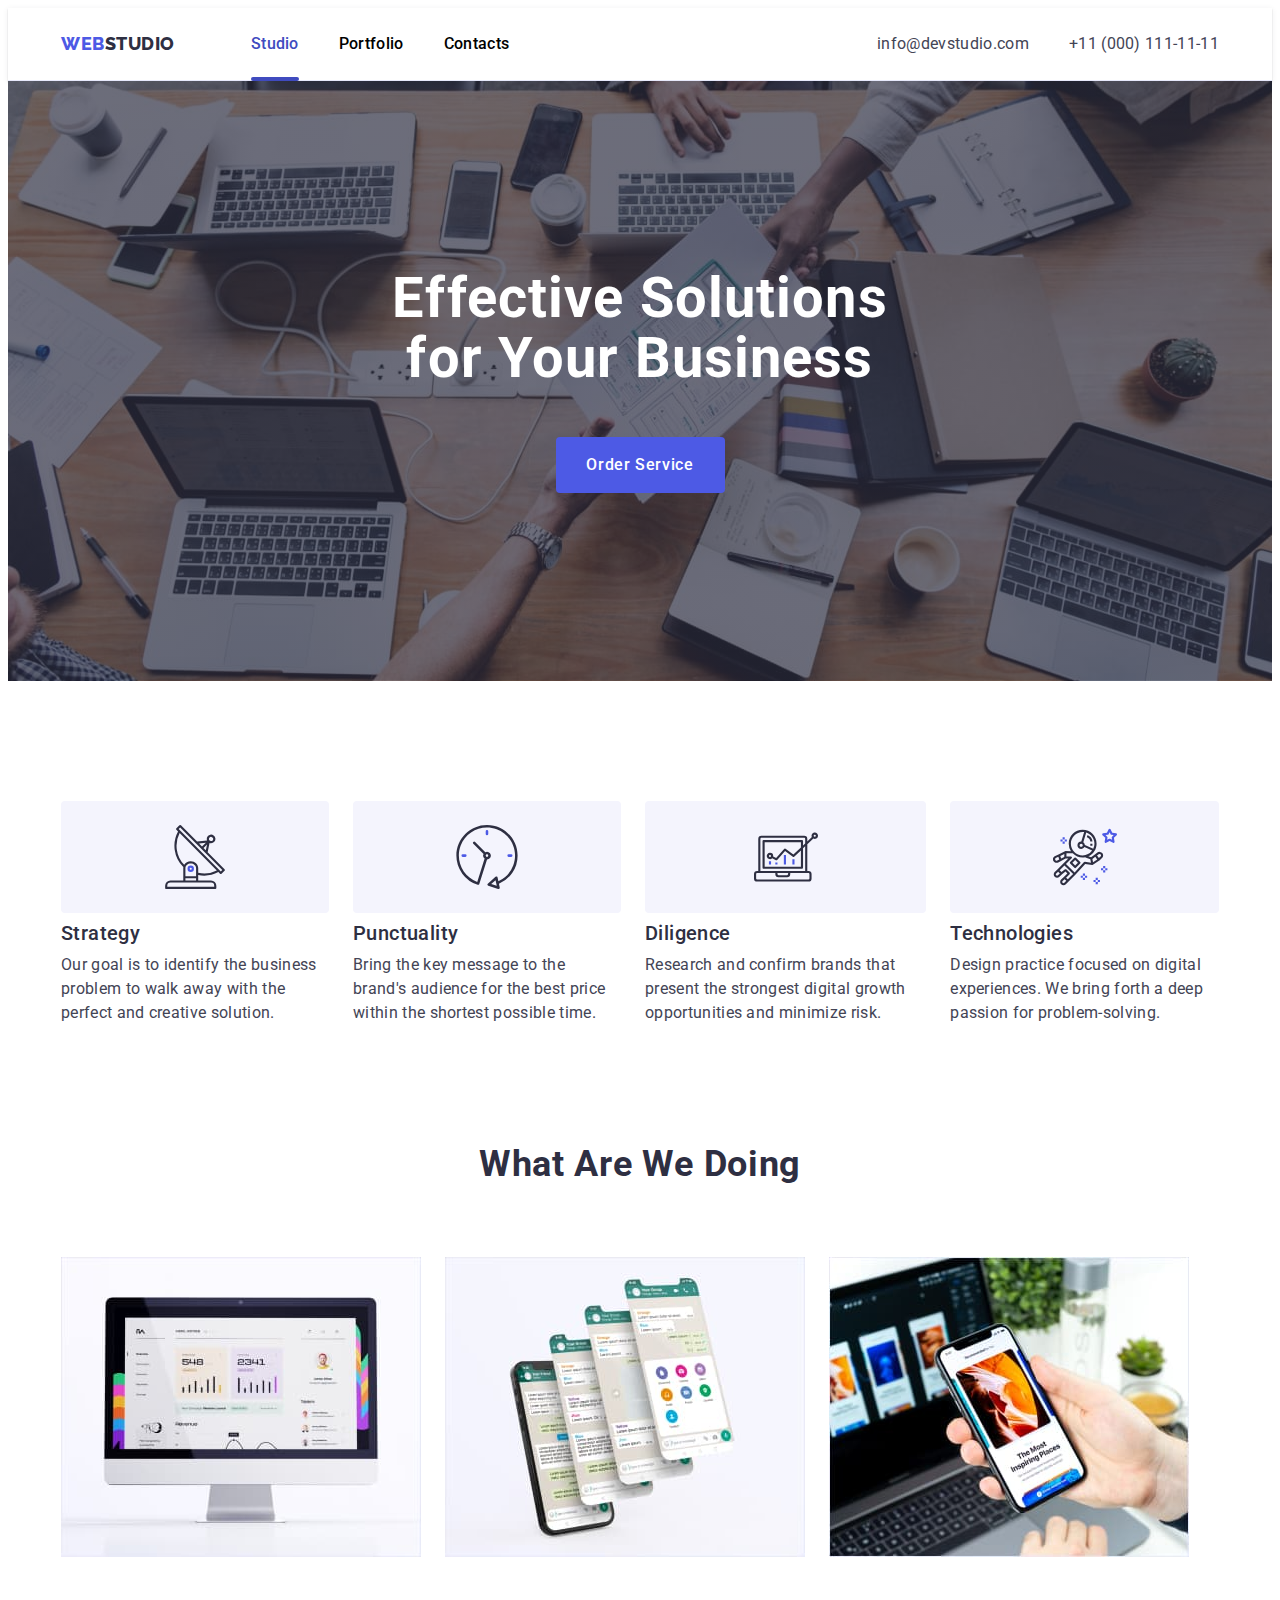
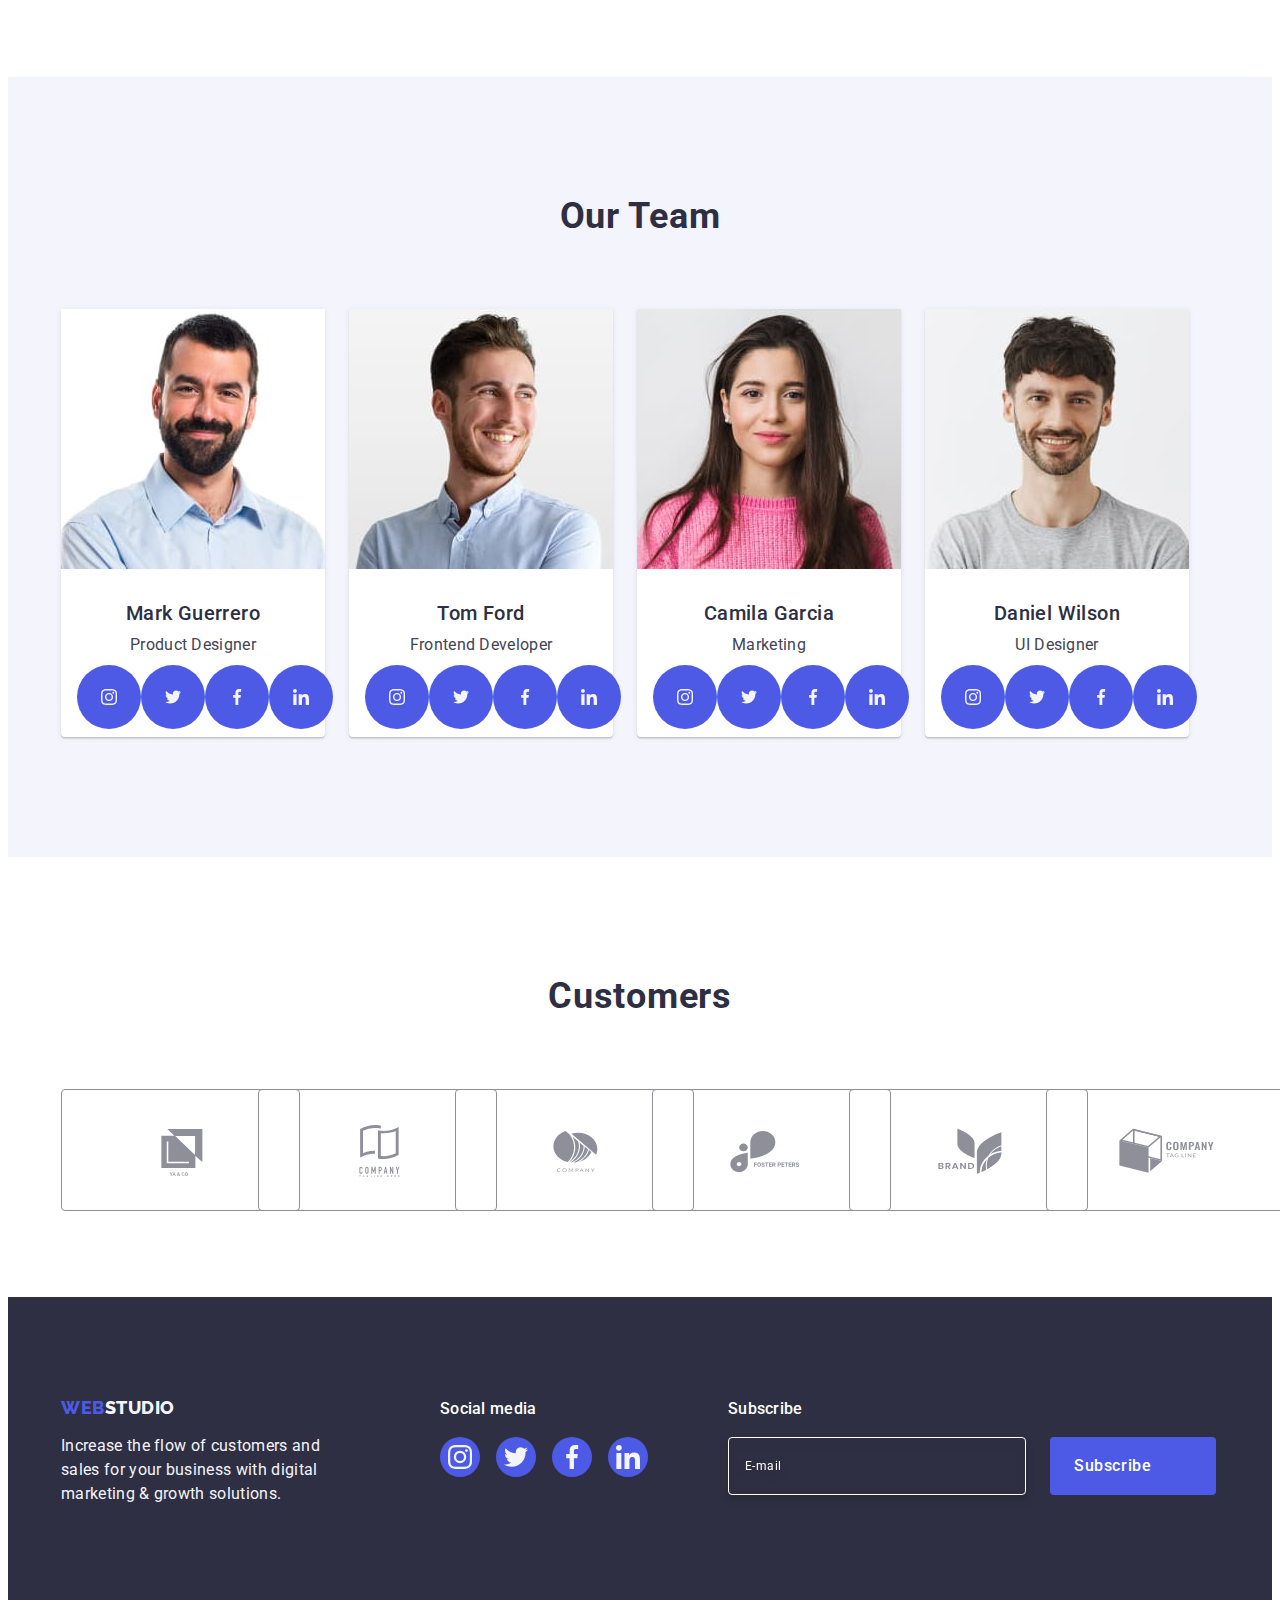
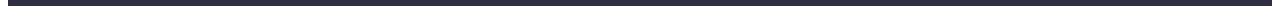
<file: index.html>
<!DOCTYPE html>
<html lang="en">
  <head>
    <meta charset="UTF-8" />
    <meta http-equiv="X-UA-Compatible" content="IE=edge" />
    <meta name="viewport" content="width=device-width, initial-scale=1.0" />
    <link rel="preconnect" href="https://fonts.googleapis.com" />
    <link rel="preconnect" href="https://fonts.gstatic.com" crossorigin />
    <link
      href="https://fonts.googleapis.com/css2?family=Raleway:wght@800&family=Roboto:wght@400;500;700;900&display=swap"
      rel="stylesheet"
    />
    <title>WebSTUDIO</title>
    <link
      rel="stylesheet"
      href="https://cdnjs.cloudflare.com/ajax/libs/modern-normalize/2.0.0/modern-normalize.min.css"
      integrity="sha512-4xo8blKMVCiXpTaLzQSLSw3KFOVPWhm/TRtuPVc4WG6kUgjH6J03IBuG7JZPkcWMxJ5huwaBpOpnwYElP/m6wg=="
      crossorigin="anonymous"
      referrerpolicy="no-referrer"
    />
    <link rel="stylesheet" href="./css/style.css" />
  </head>
  <body>
    <header class="header">
      <div class="container header-container">
        <nav class="header-nav">
          <a href="./index.html" class="header-logo link"
            >Web<span class="studio">Studio</span>
          </a>
          <ul class="header-menu list">
            <li class="menu-item">
              <a class="menu-item-link link active" href="./index.html"
                >Studio</a
              >
            </li>
            <li class="menu-item">
              <a class="menu-item-link link" href="./portfolio.html"
                >Portfolio</a
              >
            </li>
            <li class="menu-item">
              <a class="menu-item-link link" href="">Contacts</a>
            </li>
          </ul>
        </nav>

        <address class="contacts">
          <ul class="contacts-list list">
            <li>
              <a
                class="contacts-list-item link"
                href="mailto:info@devstudio.com"
                target="_blank"
                rel="noopener noreferrer"
                >info@devstudio.com
              </a>
            </li>
            <li>
              <a class="contacts-list-item link" href="tel:+110001111111"
                >+11 (000) 111-11-11
              </a>
            </li>
          </ul>
        </address>
      </div>
    </header>
    <main class="menu">
      <section class="hero">
        <div class="container hero-container">
          <h1 class="hero-title">Effective Solutions for Your Business</h1>
          <button class="hero-btn" type="button" data-modal-open>
            Order Service
          </button>
        </div>
      </section>
      <section class="power">
        <div class="container">
          <h2 class="power-title-hidden visually-hidden">
            Unleashing Success: Harnessing the Power of Strategy, Punctuality,
            Diligence, and Technologies
          </h2>

          <ul class="power-list list">
            <li class="power-list-item">
              <div class="svg-box">
                <svg class="power-list-icon" width="64" height="64">
                  <use href="./images/icons.svg#icon-antenna"></use>
                </svg>
              </div>
              <h3 class="power-list-title">Strategy</h3>
              <p class="power-text">
                Our goal is to identify the business problem to walk away with
                the perfect and creative solution.
              </p>
            </li>
            <li class="power-list-item">
              <div class="svg-box">
                <svg class="power-list-icon" width="64" height="64">
                  <use href="./images/icons.svg#icon-clock"></use>
                </svg>
              </div>
              <h3 class="power-list-title">Punctuality</h3>
              <p class="power-text">
                Bring the key message to the brand's audience for the best price
                within the shortest possible time.
              </p>
            </li>
            <li class="power-list-item">
              <div class="svg-box">
                <svg class="power-list-icon" width="64" height="64">
                  <use href="./images/icons.svg#icon-diagram"></use>
                </svg>
              </div>
              <h3 class="power-list-title">Diligence</h3>
              <p class="power-text">
                Research and confirm brands that present the strongest digital
                growth opportunities and minimize risk.
              </p>
            </li>
            <li class="power-list-item">
              <div class="svg-box">
                <svg class="power-list-icon" width="64" height="64">
                  <use href="./images/icons.svg#icon-astronaut"></use>
                </svg>
              </div>
              <h3 class="power-list-title">Technologies</h3>
              <p class="power-text">
                Design practice focused on digital experiences. We bring forth a
                deep passion for problem-solving.
              </p>
            </li>
          </ul>
        </div>
      </section>
      <section class="actions">
        <div class="container">
          <h2 class="actions-title">What are we doing</h2>

          <ul class="actions-list list">
            <li class="actions-list-item">
              <img
                src="./images/img-1.jpg"
                alt="computer sites"
                width="360"
                height="300"
              />
            </li>
            <li class="actions-list-item">
              <img
                src="./images/img-2.jpg"
                alt="mobile sites"
                width="360"
                height="300"
              />
            </li>
            <li class="actions-list-item">
              <img
                src="./images/img-3.jpg"
                alt="adaptive sites"
                width="360"
                height="300"
              />
            </li>
          </ul>
        </div>
      </section>
      <section class="team">
        <div class="container team-container">
          <h2 class="team-title">Our Team</h2>

          <ul class="team-list list">
            <li class="team-list-item">
              <img
                src="./images/person-1.jpg"
                alt="Mark Guerrero"
                width="264"
                height="260"
              />
              <div class="info-person">
                <h3 class="team-name">Mark Guerrero</h3>
                <p class="team-profession">Product Designer</p>
                <ul class="social-person list">
                  <li class="social-item">
                    <a
                      href=""
                      class="social-link link"
                      target="_blank"
                      rel="noopener noreferrer"
                    >
                      <svg class="social-icon" width="16" height="16">
                        <use href="./images/icons.svg#icon-instagram"></use>
                      </svg>
                    </a>
                  </li>
                  <li class="social-item">
                    <a
                      href=""
                      class="social-link link"
                      target="_blank"
                      rel="noopener noreferrer"
                    >
                      <svg class="social-icon" width="16" height="16">
                        <use href="./images/icons.svg#icon-twitter"></use>
                      </svg>
                    </a>
                  </li>
                  <li class="social-item">
                    <a
                      href=""
                      class="social-link link"
                      target="_blank"
                      rel="noopener noreferrer"
                    >
                      <svg class="social-icon" width="16" height="16">
                        <use href="./images/icons.svg#icon-facebook"></use>
                      </svg>
                    </a>
                  </li>
                  <li class="social-item">
                    <a
                      href=""
                      class="social-link link"
                      target="_blank"
                      rel="noopener noreferrer"
                    >
                      <svg class="social-icon" width="16" height="16">
                        <use href="./images/icons.svg#icon-linkedin"></use>
                      </svg>
                    </a>
                  </li>
                </ul>
              </div>
            </li>
            <li class="team-list-item">
              <img
                src="./images/person-2.jpg"
                alt="Tom Ford"
                width="264"
                height="260"
              />
              <div class="info-person">
                <h3 class="team-name">Tom Ford</h3>
                <p class="team-profession">Frontend Developer</p>
                <ul class="social-person list">
                  <li class="social-item">
                    <a
                      href=""
                      class="social-link link"
                      target="_blank"
                      rel="noopener noreferrer"
                    >
                      <svg class="social-icon" width="16" height="16">
                        <use href="./images/icons.svg#icon-instagram"></use>
                      </svg>
                    </a>
                  </li>
                  <li class="social-item">
                    <a
                      href=""
                      class="social-link link"
                      target="_blank"
                      rel="noopener noreferrer"
                    >
                      <svg class="social-icon" width="16" height="16">
                        <use href="./images/icons.svg#icon-twitter"></use>
                      </svg>
                    </a>
                  </li>
                  <li class="social-item">
                    <a
                      href=""
                      class="social-link link"
                      target="_blank"
                      rel="noopener noreferrer"
                    >
                      <svg class="social-icon" width="16" height="16">
                        <use href="./images/icons.svg#icon-facebook"></use>
                      </svg>
                    </a>
                  </li>
                  <li class="social-item">
                    <a
                      href=""
                      class="social-link link"
                      target="_blank"
                      rel="noopener noreferrer"
                    >
                      <svg class="social-icon" width="16" height="16">
                        <use href="./images/icons.svg#icon-linkedin"></use>
                      </svg>
                    </a>
                  </li>
                </ul>
              </div>
            </li>
            <li class="team-list-item">
              <img
                src="./images/person-3.jpg"
                alt="Camila Garcia"
                width="264"
                height="260"
              />
              <div class="info-person">
                <h3 class="team-name">Camila Garcia</h3>
                <p class="team-profession">Marketing</p>
                <ul class="social-person list">
                  <li class="social-item">
                    <a
                      href=""
                      class="social-link link"
                      target="_blank"
                      rel="noopener noreferrer"
                    >
                      <svg class="social-icon" width="16" height="16">
                        <use href="./images/icons.svg#icon-instagram"></use>
                      </svg>
                    </a>
                  </li>
                  <li class="social-item">
                    <a
                      href=""
                      class="social-link link"
                      target="_blank"
                      rel="noopener noreferrer"
                    >
                      <svg class="social-icon" width="16" height="16">
                        <use href="./images/icons.svg#icon-twitter"></use>
                      </svg>
                    </a>
                  </li>
                  <li class="social-item">
                    <a
                      href=""
                      class="social-link link"
                      target="_blank"
                      rel="noopener noreferrer"
                    >
                      <svg class="social-icon" width="16" height="16">
                        <use href="./images/icons.svg#icon-facebook"></use>
                      </svg>
                    </a>
                  </li>
                  <li class="social-item">
                    <a
                      href=""
                      class="social-link link"
                      target="_blank"
                      rel="noopener noreferrer"
                    >
                      <svg class="social-icon" width="16" height="16">
                        <use href="./images/icons.svg#icon-linkedin"></use>
                      </svg>
                    </a>
                  </li>
                </ul>
              </div>
            </li>
            <li class="team-list-item">
              <img
                src="./images/person-4.jpg"
                alt="Daniel Wilson"
                width="264"
                height="260"
              />
              <div class="info-person">
                <h3 class="team-name">Daniel Wilson</h3>
                <p class="team-profession">UI Designer</p>
                <ul class="social-person list">
                  <li class="social-item">
                    <a
                      href=""
                      class="social-link link"
                      target="_blank"
                      rel="noopener noreferrer"
                    >
                      <svg class="social-icon" width="16" height="16">
                        <use href="./images/icons.svg#icon-instagram"></use>
                      </svg>
                    </a>
                  </li>
                  <li class="social-item">
                    <a
                      href=""
                      class="social-link link"
                      target="_blank"
                      rel="noopener noreferrer"
                    >
                      <svg class="social-icon" width="16" height="16">
                        <use href="./images/icons.svg#icon-twitter"></use>
                      </svg>
                    </a>
                  </li>
                  <li class="social-item">
                    <a
                      href=""
                      class="social-link link"
                      target="_blank"
                      rel="noopener noreferrer"
                    >
                      <svg class="social-icon" width="16" height="16">
                        <use href="./images/icons.svg#icon-facebook"></use>
                      </svg>
                    </a>
                  </li>
                  <li class="social-item">
                    <a
                      href=""
                      class="social-link link"
                      target="_blank"
                      rel="noopener noreferrer"
                    >
                      <svg class="social-icon" width="16" height="16">
                        <use href="./images/icons.svg#icon-linkedin"></use>
                      </svg>
                    </a>
                  </li>
                </ul>
              </div>
            </li>
          </ul>
        </div>
      </section>
      <section class="customers">
        <div class="container">
          <h2 class="customers-title team-title">Customers</h2>
          <ul class="customers-list list">
            <li class="customers-list-item">
              <a class="customers-item-link link" href="">
                <svg class="customers-icon" width="104" height="56">
                  <use href="./images/icons.svg#icon-logo"></use>
                </svg>
              </a>
            </li>
            <li class="customers-list-item">
              <a class="customers-item-link link" href="">
                <svg class="customers-icon" width="104" height="56">
                  <use href="./images/icons.svg#icon-logo-1"></use>
                </svg>
              </a>
            </li>
            <li class="customers-list-item">
              <a class="customers-item-link link" href="">
                <svg class="customers-icon" width="104" height="56">
                  <use href="./images/icons.svg#icon-logo-2"></use>
                </svg>
              </a>
            </li>
            <li class="customers-list-item">
              <a class="customers-item-link link" href="">
                <svg class="customers-icon" width="104" height="56">
                  <use href="./images/icons.svg#icon-logo-3"></use>
                </svg>
              </a>
            </li>
            <li class="customers-list-item">
              <a class="customers-item-link link" href="">
                <svg class="customers-icon" width="104" height="56">
                  <use href="./images/icons.svg#icon-logo-4"></use>
                </svg>
              </a>
            </li>
            <li class="customers-list-item">
              <a class="customers-item-link link" href="">
                <svg class="customers-icon" width="104" height="56">
                  <use href="./images/icons.svg#icon-logo-6"></use>
                </svg>
              </a>
            </li>
          </ul>
        </div>
      </section>
    </main>
    <footer class="footer">
      <div class="container footer-container">
        <div class="info-box">
          <a href="./index.html" class="footer-logo link"
            >Web<span class="studio">Studio</span></a
          >
          <p class="footer-text">
            Increase the flow of customers and<br />
            sales for your business with digital<br />
            marketing & growth solutions.
          </p>
        </div>

        <div class="soc-box">
          <p class="title-social">Social media</p>
          <ul class="social-person list">
            <li class="social-item">
              <a
                href=""
                class="social-link link soc-hover"
                target="_blank"
                rel="noopener noreferrer"
              >
                <svg class="social-icon" width="24" height="24">
                  <use href="./images/icons.svg#icon-instagram"></use>
                </svg>
              </a>
            </li>
            <li class="social-item">
              <a
                href=""
                class="social-link link soc-hover"
                target="_blank"
                rel="noopener noreferrer"
              >
                <svg class="social-icon" width="24" height="24">
                  <use href="./images/icons.svg#icon-twitter"></use>
                </svg>
              </a>
            </li>
            <li class="social-item">
              <a
                href=""
                class="social-link link soc-hover"
                target="_blank"
                rel="noopener noreferrer"
              >
                <svg class="social-icon" width="24" height="24">
                  <use href="./images/icons.svg#icon-facebook"></use>
                </svg>
              </a>
            </li>
            <li class="social-item">
              <a
                href=""
                class="social-link link soc-hover"
                target="_blank"
                rel="noopener noreferrer"
              >
                <svg class="social-icon" width="24" height="24">
                  <use href="./images/icons.svg#icon-linkedin"></use>
                </svg>
              </a>
            </li>
          </ul>
        </div>

        <div class="subscribe">
          <p class="title-social">Subscribe</p>
          <form class="form-footer">
            <label class="box-subscribe">
              <input
                class="footer-input"
                type="email"
                name="user-email"
                placeholder="E-mail"
              />
            </label>
            <button type="submit" class="btn-subscribe">
              Subscribe
              <svg class="icon-subscribe" width="24" height="24">
                <use href="./images/icons.svg#icon-frame"></use>
              </svg>
            </button>
          </form>
        </div>
      </div>
    </footer>

    <div class="box-modal is-hidden" data-modal>
      <div class="modal">
        <button type="button" class="btn-close" data-modal-close>
          <svg class="icon-close" width="8" height="8">
            <use href="./images/icons.svg#icon-close"></use>
          </svg>
        </button>
        <p class="group-title">Leave your contacts and we will call you back</p>
        <form class="form" name="form-contacts">
          <div class="modal-box">
            <label class="form-label" for="user-name"> Name </label>
            <div class="box-input">
              <input
                class="form-input"
                type="text"
                name="user-name"
                id="user-name"
                placeholder=""
              />
              <svg class="icon-form-modal" width="18" height="24">
                <use href="./images/icons.svg#icon-person"></use>
              </svg>
            </div>
          </div>

          <div class="modal-box">
            <label class="form-label" for="user_phone_number"> Phone </label>
            <div class="box-input">
              <input
                class="form-input"
                type="tel"
                name="user_phone_number"
                id="user_phone_number"
                placeholder=""
              />
              <svg class="icon-form-modal" width="18" height="24">
                <use href="./images/icons.svg#icon-phone"></use>
              </svg>
            </div>
          </div>

          <div class="modal-box">
            <label class="form-label" for="user_email"> Email </label>
            <div class="box-input">
              <input
                class="form-input"
                type="email"
                name="user_email"
                id="user_email"
                placeholder=""
              />
              <svg class="icon-form-modal" width="18" height="24">
                <use href="./images/icons.svg#icon-email"></use>
              </svg>
            </div>
          </div>

          <div class="modal-box comment">
            <label class="form-label" for="user-comment"> Comment </label>
            <textarea
              class="form-input input-textarea"
              name="user-comment"
              id="user-comment"
              placeholder="Text input"
            ></textarea>
          </div>

          <div class="box-checkbox">
            <input
              type="checkbox"
              name="user-privacy"
              id="user-privacy"
              class="input-check visually-hidden"
              value="true"
            />
            <label class="form-checkbox" for="user-privacy">
              <span class="icon-check">
                <svg class="icon-checkbox" width="10" height="8">
                  <use href="./images/icons.svg#icon-click"></use>
                </svg>
              </span>
              I accept the terms and conditions of the
              <a
                href=""
                class="link-privacy"
                target="_blank"
                rel="noopener noreferrer"
                >Privacy Policy</a
              >
            </label>
          </div>

          <button class="form-button" type="submit">Send</button>
        </form>
      </div>
    </div>

    <script src="./js/modal.js"></script>
  </body>
</html>
</file>
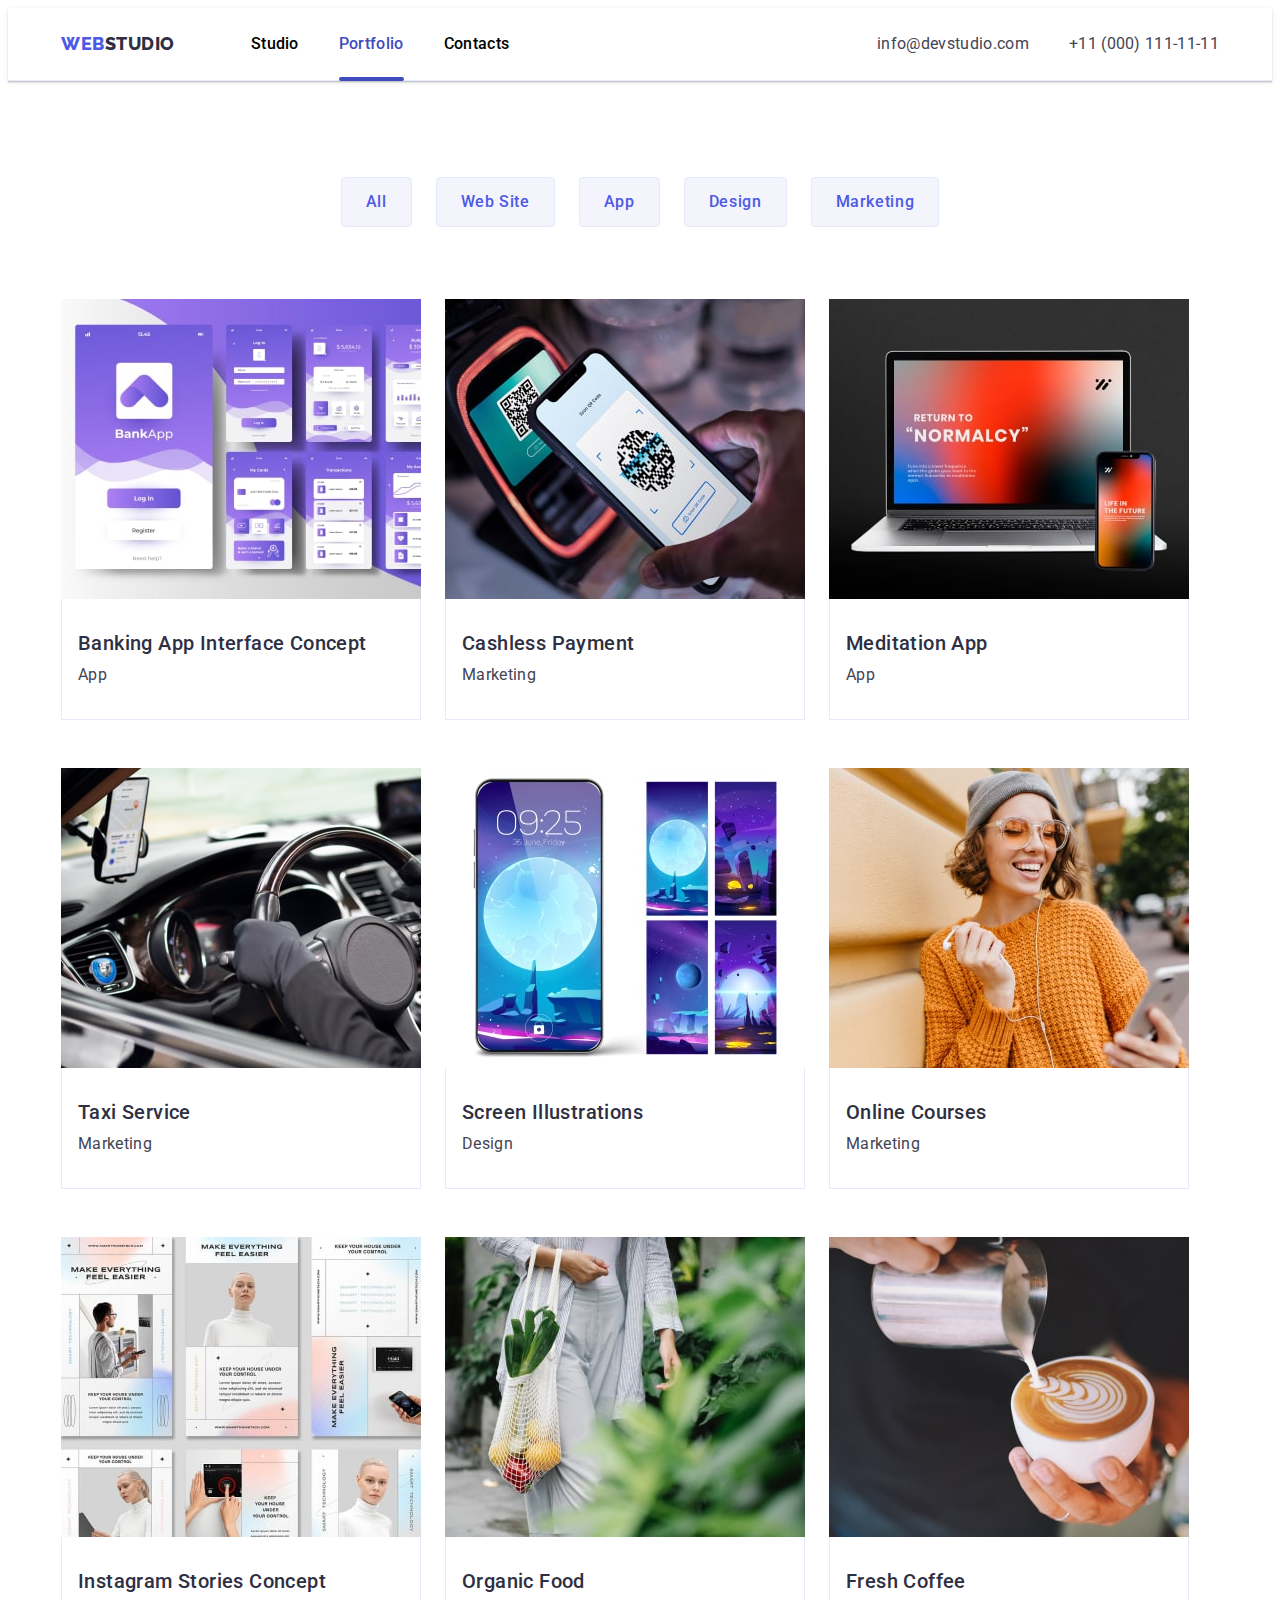
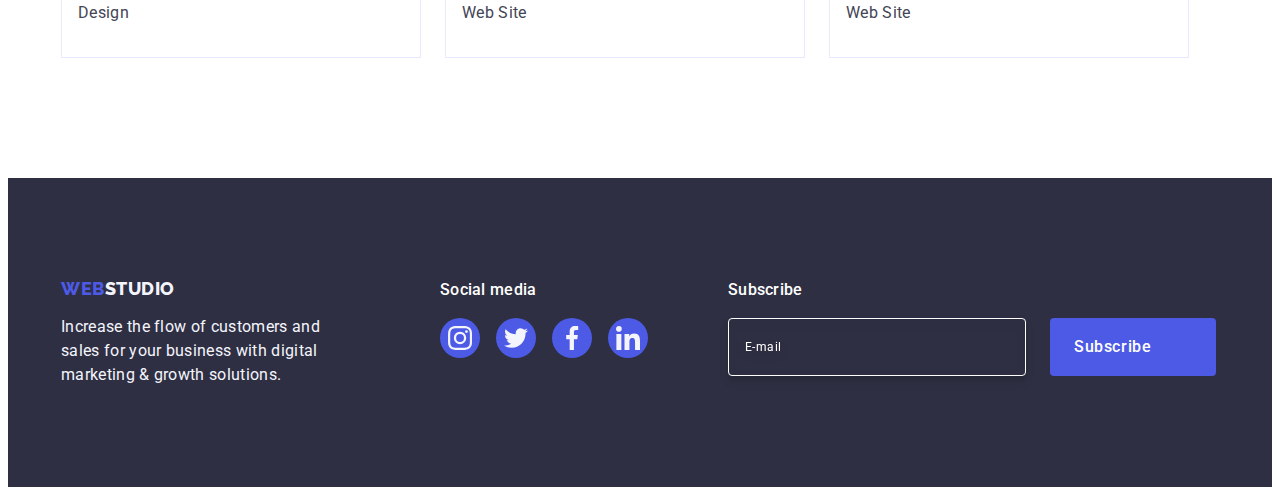
<file: portfolio.html>
<!DOCTYPE html>
<html lang="en">
  <head>
    <meta charset="UTF-8" />
    <meta http-equiv="X-UA-Compatible" content="IE=edge" />
    <meta name="viewport" content="width=device-width, initial-scale=1.0" />
    <link rel="preconnect" href="https://fonts.googleapis.com" />
    <link rel="preconnect" href="https://fonts.gstatic.com" crossorigin />
    <link
      href="https://fonts.googleapis.com/css2?family=Raleway:wght@800&family=Roboto:wght@400;500;700;900&display=swap"
      rel="stylesheet"
    />
    <title>WebSTUDIO</title>
    <link
      rel="stylesheet"
      href="https://cdnjs.cloudflare.com/ajax/libs/modern-normalize/2.0.0/modern-normalize.min.css"
      integrity="sha512-4xo8blKMVCiXpTaLzQSLSw3KFOVPWhm/TRtuPVc4WG6kUgjH6J03IBuG7JZPkcWMxJ5huwaBpOpnwYElP/m6wg=="
      crossorigin="anonymous"
      referrerpolicy="no-referrer"
    />
    <link rel="stylesheet" href="./css/style.css" />
  </head>
  <body>
    <header class="header">
      <div class="container header-container">
        <nav class="header-nav">
          <a href="./index.html" class="header-logo link"
            >Web<span class="studio">Studio</span></a
          >
          <ul class="header-menu list">
            <li class="menu-item">
              <a class="menu-item-link link" href="./index.html">Studio</a>
            </li>
            <li class="menu-item">
              <a class="menu-item-link link active" href="./portfolio.html"
                >Portfolio</a
              >
            </li>
            <li class="menu-item">
              <a class="menu-item-link link" href="">Contacts</a>
            </li>
          </ul>
        </nav>

        <address class="contacts">
          <ul class="contacts-list list">
            <li>
              <a
                class="contacts-list-item link"
                href="mailto:info@devstudio.com"
                target="_blank"
                rel="noopener noreferrer"
                >info@devstudio.com
              </a>
            </li>
            <li>
              <a class="contacts-list-item link" href="tel:+110001111111"
                >+11 (000) 111-11-11
              </a>
            </li>
          </ul>
        </address>
      </div>
    </header>
    <main class="menu">
      <section class="portfolio">
        <div class="container">
          <h1 class="portfolio-title-hidden visually-hidden">
            Portfolio WebSTUDIO
          </h1>

          <ul class="portfolio-list-nav list">
            <li class="nav-item-portf">
              <button class="button" type="button">All</button>
            </li>
            <li class="nav-item-portf">
              <button class="button" type="button">Web Site</button>
            </li>
            <li class="nav-item-portf">
              <button class="button" type="button">App</button>
            </li>
            <li class="nav-item-portf">
              <button class="button" type="button">Design</button>
            </li>
            <li class="nav-item-portf">
              <button class="button" type="button">Marketing</button>
            </li>
          </ul>

          <ul class="portfolio-list list">
            <li class="portfolio-item">
              <a href="" class="card link">
                <div class="img-overlay-box">
                  <img
                    src="./images/img1-min.jpg"
                    alt="App images"
                    width="360"
                    height="300"
                  />
                  <p class="overlay-content">
                    14 Stylish and User-Friendly App Design Concepts · Task
                    Manager App · Calorie Tracker App · Exotic Fruit Ecommerce
                    App · Cloud Storage App
                  </p>
                </div>
                <div class="addition-portfolio">
                  <h2 class="portfolio-title">Banking App Interface Concept</h2>
                  <p class="portfolio-text">App</p>
                </div>
              </a>
            </li>
            <li class="portfolio-item">
              <a href="" class="card link">
                <div class="img-overlay-box">
                  <img
                    src="./images/img2-min.jpg"
                    alt="Marketing images"
                    width="360"
                    height="300"
                  />
                  <p class="overlay-content">
                    14 Stylish and User-Friendly App Design Concepts · Task
                    Manager App · Calorie Tracker App · Exotic Fruit Ecommerce
                    App · Cloud Storage App
                  </p>
                </div>
                <div class="addition-portfolio">
                  <h2 class="portfolio-title">Cashless Payment</h2>
                  <p class="portfolio-text">Marketing</p>
                </div>
              </a>
            </li>
            <li class="portfolio-item">
              <a href="" class="card link">
                <div class="img-overlay-box">
                  <img
                    src="./images/img3-min.jpg"
                    alt="App images"
                    width="360"
                    height="300"
                  />
                  <p class="overlay-content">
                    14 Stylish and User-Friendly App Design Concepts · Task
                    Manager App · Calorie Tracker App · Exotic Fruit Ecommerce
                    App · Cloud Storage App
                  </p>
                </div>
                <div class="addition-portfolio">
                  <h2 class="portfolio-title">Meditation App</h2>
                  <p class="portfolio-text">App</p>
                </div>
              </a>
            </li>
            <li class="portfolio-item">
              <a href="" class="card link">
                <div class="img-overlay-box">
                  <img
                    src="./images/img4-min.jpg"
                    alt="Marketing images"
                    width="360"
                    height="300"
                  />
                  <p class="overlay-content">
                    14 Stylish and User-Friendly App Design Concepts · Task
                    Manager App · Calorie Tracker App · Exotic Fruit Ecommerce
                    App · Cloud Storage App
                  </p>
                </div>
                <div class="addition-portfolio">
                  <h2 class="portfolio-title">Taxi Service</h2>
                  <p class="portfolio-text">Marketing</p>
                </div>
              </a>
            </li>
            <li class="portfolio-item">
              <a href="" class="card link">
                <div class="img-overlay-box">
                  <img
                    src="./images/img5-min.jpg"
                    alt="Design images"
                    width="360"
                    height="300"
                  />
                  <p class="overlay-content">
                    14 Stylish and User-Friendly App Design Concepts · Task
                    Manager App · Calorie Tracker App · Exotic Fruit Ecommerce
                    App · Cloud Storage App
                  </p>
                </div>
                <div class="addition-portfolio">
                  <h2 class="portfolio-title">Screen Illustrations</h2>
                  <p class="portfolio-text">Design</p>
                </div>
              </a>
            </li>
            <li class="portfolio-item">
              <a href="" class="card link">
                <div class="img-overlay-box">
                  <img
                    src="./images/img6-min.jpg"
                    alt="Marketing images"
                    width="360"
                    height="300"
                  />
                  <p class="overlay-content">
                    14 Stylish and User-Friendly App Design Concepts · Task
                    Manager App · Calorie Tracker App · Exotic Fruit Ecommerce
                    App · Cloud Storage App
                  </p>
                </div>
                <div class="addition-portfolio">
                  <h2 class="portfolio-title">Online Courses</h2>
                  <p class="portfolio-text">Marketing</p>
                </div>
              </a>
            </li>
            <li class="portfolio-item">
              <a href="" class="card link">
                <div class="img-overlay-box">
                  <img
                    src="./images/img7-min.jpg"
                    alt="Design images"
                    width="360"
                    height="300"
                  />
                  <p class="overlay-content">
                    14 Stylish and User-Friendly App Design Concepts · Task
                    Manager App · Calorie Tracker App · Exotic Fruit Ecommerce
                    App · Cloud Storage App
                  </p>
                </div>

                <div class="addition-portfolio">
                  <h2 class="portfolio-title">Instagram Stories Concept</h2>
                  <p class="portfolio-text">Design</p>
                </div>
              </a>
            </li>
            <li class="portfolio-item">
              <a href="" class="card link">
                <div class="img-overlay-box">
                  <img
                    src="./images/img8-min.jpg"
                    alt="Web Site images"
                    width="360"
                    height="300"
                  />
                  <p class="overlay-content">
                    14 Stylish and User-Friendly App Design Concepts · Task
                    Manager App · Calorie Tracker App · Exotic Fruit Ecommerce
                    App · Cloud Storage App
                  </p>
                </div>
                <div class="addition-portfolio">
                  <h2 class="portfolio-title">Organic Food</h2>
                  <p class="portfolio-text">Web Site</p>
                </div>
              </a>
            </li>
            <li class="portfolio-item">
              <a href="" class="card link">
                <div class="img-overlay-box">
                  <img
                    src="./images/img9-min.jpg"
                    alt="Web Site images"
                    width="360"
                    height="300"
                  />
                  <p class="overlay-content">
                    14 Stylish and User-Friendly App Design Concepts · Task
                    Manager App · Calorie Tracker App · Exotic Fruit Ecommerce
                    App · Cloud Storage App
                  </p>
                </div>
                <div class="addition-portfolio">
                  <h2 class="portfolio-title">Fresh Coffee</h2>
                  <p class="portfolio-text">Web Site</p>
                </div>
              </a>
            </li>
          </ul>
        </div>
      </section>
    </main>
    <footer class="footer">
      <div class="container footer-container">
        <div class="info-box">
          <a href="./index.html" class="footer-logo link"
            >Web<span class="studio">Studio</span></a
          >
          <p class="footer-text">
            Increase the flow of customers and<br />
            sales for your business with digital<br />
            marketing & growth solutions.
          </p>
        </div>

        <div class="soc-box">
          <p class="title-social">Social media</p>
          <ul class="social-person list">
            <li class="social-item">
              <a
                href=""
                class="social-link link soc-hover"
                target="_blank"
                rel="noopener noreferrer"
              >
                <svg class="social-icon" width="24" height="24">
                  <use href="./images/icons.svg#icon-instagram"></use>
                </svg>
              </a>
            </li>
            <li class="social-item">
              <a
                href=""
                class="social-link link soc-hover"
                target="_blank"
                rel="noopener noreferrer"
              >
                <svg class="social-icon" width="24" height="24">
                  <use href="./images/icons.svg#icon-twitter"></use>
                </svg>
              </a>
            </li>
            <li class="social-item">
              <a
                href=""
                class="social-link link soc-hover"
                target="_blank"
                rel="noopener noreferrer"
              >
                <svg class="social-icon" width="24" height="24">
                  <use href="./images/icons.svg#icon-facebook"></use>
                </svg>
              </a>
            </li>
            <li class="social-item">
              <a
                href=""
                class="social-link link soc-hover"
                target="_blank"
                rel="noopener noreferrer"
              >
                <svg class="social-icon" width="24" height="24">
                  <use href="./images/icons.svg#icon-linkedin"></use>
                </svg>
              </a>
            </li>
          </ul>
        </div>

        <div class="subscribe">
          <p class="title-social">Subscribe</p>
          <form class="form-footer">
            <label class="box-subscribe">
              <input
                class="footer-input"
                type="email"
                name="user-email"
                placeholder="E-mail"
              />
            </label>
            <button type="submit" class="btn-subscribe">
              Subscribe
              <svg class="icon-subscribe" width="24" height="24">
                <use href="./images/icons.svg#icon-frame"></use>
              </svg>
            </button>
          </form>
        </div>
      </div>
    </footer>
  </body>
</html>
</file>
<file: css/style.css>
:root{
   --accent: #4D5AE5;
   --title: #2E2F42;
   --text: #434455;
   --color-ocean: #404bbf;
   --color-green: #31d0aa;
   --color-light-slate: #8e8f99;
   --border: #e7e9fc;
   --color-cloud: #f4f4fd;
   --transition: 250ms cubic-bezier(0.4, 0, 0.2, 1);
}


body {
   font-family: "Roboto", sans-serif;
   background: #FFFFFF;
   color: var(--text);
}

input,
textarea,
button {
   font-family: inherit;
   line-height: inherit;
}

textarea {
   resize: none;
}

p,h1,h2,h3,h4,h5,h6 {
   margin-top: 0;
   margin-bottom: 0;
}

ul {
   margin-top: 0;
   margin-bottom: 0;
   padding-left: 0;
}

img{
   display: block;
}


.container {
   max-width: 1158px; 
   padding: 0 15px;
   margin: 0 auto;
}

.link {
   text-decoration: none;
}

.list {
   list-style: none;
}




/* -----------------------------index---------------------------- */
/* -----------------------------header---------------------------- */
.header {
   border-bottom: 1px solid var(--border);
   box-shadow: 0px 2px 1px rgba(46, 47, 66, 0.08), 0px 1px 1px rgba(46, 47, 66, 0.16), 0px 1px 6px rgba(46, 47, 66, 0.08);
}

.header-container {
   display: flex;
   align-items: center;
}

.header-nav {
   display: flex;
   align-items: center;
   flex-grow: 1;
}

.header-logo {
   font-family: "Raleway", sans-serif;
   font-weight: 800;
   font-size: 18px;
   line-height: 1.17;
   letter-spacing: 0.03em;
   text-transform: uppercase;
   color: var(--accent);
   margin-right: 76px;
}

.header-logo span {
   color: var(--title);
}

.header-menu {
   display: flex;
   gap: 40px;
}

.menu-item {}

.menu-item-link {
   font-weight: 500;
   font-size: 16px;
   line-height: 1.5;
   letter-spacing: 0.02em;
   color: #000;
   transition: color var(--transition);
   position: relative;
   padding: 24px 0;
   display: block;
}

.menu-item-link:hover,
.menu-item-link:focus {
   color: var(--color-ocean);
}

.menu-item-link.active::after {
   content: "";   
   position: absolute;
   left: 0;
   bottom: -1px;
   width: 100%;
   height: 4px;
   background-color: var(--color-ocean);
   border-radius: 2px;
}
.active {
   color: var(--color-ocean);
}



.contacts {
   font-style: normal;
   padding: 24px 0 24px;
}

.contacts-list {
   display: flex;
   gap: 40px;
}

.contacts-list-item {
   font-weight: 400;
   font-size: 16px;
   line-height: 1.5;
   letter-spacing: 0.02em;
   color: var(--text);
   /* padding: 24px 0 24px; */
   transition: color var(--transition);
   white-space: nowrap;
}

.contacts-list-item:hover,
.contacts-list-item:focus{
   color: var(--color-ocean);
}


/* -----------------------------index---------------------------- */
/* -----------------------------hero---------------------------- */
.hero {
   padding: 188px 0 188px;
   background-color: var(--title);
   background-image: linear-gradient(rgba(46, 47, 66, 0.7),
   rgba(46, 47, 66, 0.7)), url(../images/people-office.jpg);
   background-repeat: no-repeat;
   background-position: center;
   background-size: cover;
   max-width: 1440px;   
   margin: 0 auto;
}

.hero-container{}

.hero-title {
   font-weight: 700;
   font-size: 56px;
   line-height: 1.07;
   letter-spacing: 0.02em;
   color: #FFFFFF;
   text-align: center;
   margin-bottom: 48px;
   max-width: 496px;
   margin: 0 auto;
}

.hero-btn {
   display: block;
   border: none;
   min-width: 169px;
   height: 56px;
   font-family: "Roboto", sans-serif;
   background: var(--accent);
   font-weight: 500;
   font-size: 16px;
   line-height: 1.5;
   letter-spacing: 0.04em;
   color: #FFFFFF;
   border-radius: 4px;
   margin: 48px auto 0;
   cursor: pointer;
   transition: background-color var(--transition);
}

.hero-btn:hover,
.hero-btn:focus {
   background-color: var(--color-ocean);
   cursor: pointer;
}

.modal {}

.modal-btn {}

.modal-btn-icon {}

.modal-form {}

.modal-input {}




/* -----------------------------index---------------------------- */
/* -----------------------------power---------------------------- */
.power {
   padding: 120px 0 120px;
}

.power-title-hidden {}

.visually-hidden {
   position: absolute;
   width: 1px;
   height: 1px;
   margin: -1px;
   border: 0;
   padding: 0;
   white-space: nowrap;
   clip-path: inset(100%);
   clip: rect(0 0 0 0);
   overflow: hidden;
}

.power-list {
   display: flex;
   gap: 24px;
   
}

.power-list-icon{}

.power-list-item {
   width: calc((100%-72px)/4);
}

.svg-box {
   display: flex;
   align-items: center;
   justify-content: center;
   margin-bottom: 8px;
   background: var(--color-cloud);
   border-radius: 4px;
   padding: 24px 102px;
}

.power-list-icon{}

.power-list-title {
   font-weight: 500;
   font-size: 20px;
   line-height: 1.2;   
   letter-spacing: 0.02em;
   color: var(--title);
   margin-bottom: 8px;
}

.power-text {
   font-weight: 400;
   font-size: 16px;
   line-height: 1.5;
   letter-spacing: 0.02em;  
   color: var(--text);
}


/* -----------------------------index---------------------------- */
/* -----------------------------actions---------------------------- */
.actions {
   padding: 0 0 120px 0;
}

.actions-title {
   font-weight: 700;
   font-size: 36px;
   line-height: 1.11;
   letter-spacing: 0.02em;  
   color: var(--title);
   text-align: center;
   text-transform: capitalize;
   margin-bottom: 72px;
}

.actions-list {
   display: flex;
   gap: 24px;
}

.actions-list-item {
   width: calc((100%-48px)/3);
}


/* -----------------------------index---------------------------- */
/* -----------------------------team---------------------------- */
.team {
   background-color:var(--color-cloud);
   padding: 120px 0 120px;
}

.team-title {
   font-weight: 700;
   font-size: 36px;
   line-height: 1.11;
   letter-spacing: 0.02em;
   color: var(--title);
   text-align: center;
   text-transform: capitalize;
   margin-bottom: 72px;
}

.team-list {
   display: flex;
   gap: 24px;
}

.team-list-item {
   background-color: #FFFFFF;
   width: calc((100%-72)/4);
   border-radius: 0px 0px 4px 4px;
   box-shadow: 0px 1px 6px rgba(46, 47, 66, 0.08), 0px 1px 1px rgba(46, 47, 66, 0.16), 0px 2px 1px rgba(46, 47, 66, 0.08);
   justify-content: center;
   align-items: center;
}

.info-person{
   padding: 32px 0 32px;
}

.team-name {
   font-weight: 500;
   font-size: 20px;
   line-height: 1.2;
   letter-spacing: 0.02em;   
   color: var(--title);
   margin-bottom: 8px;
   text-align: center;
}

.team-profession {
   font-weight: 400;
   font-size: 16px;
   line-height: 1.5;
   letter-spacing: 0.02em;
   color: var(--text);
   text-align: center;
   margin-bottom: 8px;
}


.social-person {
   display: flex;
   justify-content: center;
   gap: 24px;
}

.social-item {
   width: 40px;
   height: 40px;
   border-radius: 50%;
}

.social-link {
   width: 100%;
   height: 100%;
   padding: 12px;
   display: flex;
   align-items: center;
   justify-content: center;
   background-color: var(--accent);
   transition: background-color var(--transition);
   border-radius: 50%;
}

.social-link:focus,
.social-link:hover {
   background-color: var(--color-ocean);
}

.social-icon {
   fill: var(--color-cloud);
}




/* -----------------------------index---------------------------- */
/* ---------------------------customers---------------------------- */
.customers {
   padding: 120px 0 120px;
}

.customers-title {}

.customers-list {
   display: flex;
   gap: 24px;
   align-items: center;
   justify-content: center;
}

.customers-list-item {
   display: inline-block;
   width: calc((100% - 120px) / 6);
   height: 88px;

}

.customers-icon {
   /* fill: var(--color-light-slate); */
   fill: currentColor;
   transition: fill var(--transition);
}

.customers-item-link:hover .customers-icon {
   fill: currentColor;
}

.customers-item-link {
   display: flex;
   align-items: center;
   justify-content: center;
   width: 100%;
   height: 100%;
   color: var(--color-light-slate);
   padding: 16px 32px;
   border: 1px solid var(--color-light-slate);
   border-radius: 4px;
   transition: border-color var(--transition), color var(--transition);   
}



.customers-item-link:hover,
.customers-item-link:focus {
   border-color: var(--color-ocean);
   color: var(--color-ocean);
}

.customers-icon{}






/* -----------------------------index---------------------------- */
/* -----------------------------footer---------------------------- */
.footer {
   background-color: var(--title);
   padding: 100px 0 100px;}

.footer-container{
   display: flex;
   align-items: baseline;
}

.info-box{
   margin-right: 120px;
}

.footer-logo {
   font-family: "Raleway", sans-serif;
   font-weight: 800;
   font-size: 18px;
   line-height: 1.17;
   letter-spacing: 0.03em;
   color: var(--accent);
   text-transform: uppercase;
   display: inline-block;
   margin-bottom: 16px;
}

.footer-logo span {
   color: var(--color-cloud);
}

.footer-text {
   font-weight: 400;
   font-size: 16px;
   line-height: 1.5;
   letter-spacing: 0.02em;
   color: var(--color-cloud);
}


.soc-box {
   margin-right: 80px;
}

.title-social {
   font-weight: 500;
   font-size: 16px;
   line-height: 1.5;
   letter-spacing: 0.02em;
   color: #FFFFFF;
   margin-bottom: 16px;
}

.soc-box>.social-person {
   gap: 16px;
}
.soc-hover{
   padding: 0;
}
.soc-hover:focus,
.soc-hover:hover {
   background-color: var(--color-green);
}

.subscribe {}

.form-footer {
   display: flex;
   gap: 24px;
}

.box-subscribe {}

.footer-input {
   width: 264px;
   height: 40px;
   background-color: transparent;
   padding: 8px 16px;
   border: none;
   border-radius: 4px;
   border: 1px solid  #ffffff;
   box-shadow: 0px 4px 4px 0px rgba(0, 0, 0, 0.15);
   color: #ffffff;
   font-size: 12px;
   line-height: 1.5;
   letter-spacing: 0.04em;
   filter: drop-shadow(0px 4px 4px rgba(0, 0, 0, 0.15));
}

.footer-input::placeholder {
   color:  #ffffff;
   font-size: 12px;
   line-height: 2;
   letter-spacing: 0.48px;

}

.btn-subscribe {
   min-width: 165px;
   border: none;
   font-size: 16px;
   font-weight: 500;
   line-height: 1.5;
   letter-spacing: 0.64px;
   background-color: var(--accent);
   color: #ffffff;
   border-radius: 4px;
   padding: 8px 24px;
   display: flex;
   justify-content: center;
   align-items: center;
   cursor: pointer;
   transition: background-color var(--transition);
}

.btn-subscribe:hover,
.btn-subscribe:focus {
   background-color: var(--color-ocean);
}

.icon-subscribe  {
   margin-left: 16px;
   fill: currentColor;
   stroke: currentColor;
}




/* -----------------------------index---------------------------- */
/* -----------------------------modal---------------------------- */
.box-modal {
   position: fixed;
   top: 0;
   left: 0;
   width: 100%;
   height: 100%;
   background-color: rgba(46, 47, 66, 0.4);
   transition: opacity var(--transition), visibility var(--transition);
}

.is-hidden {
   opacity: 0;
   visibility: hidden;
   pointer-events: none;
}

.modal {
   padding: 72px 24px 24px 24px;
   margin-bottom: 8px;
   position: absolute;
   top: 50%;
   left: 50%;
   transform: translate(-50%, -50%) scale(1);
   width: 408px;
   min-height: 584px;
   background-color: #fcfcfc;
   box-shadow:  0px 1px 1px rgba(0, 0, 0, 0.14), 0px 1px 3px rgba(0, 0, 0, 0.12), 0px 2px 1px rgba(0, 0, 0, 0.2);
   border-radius: 4px;
   transition: transform var(--transition);
}

.btn-close {
   position: absolute;
   top: 24px;
   right: 24px;
   width: 24px;
   height: 24px;
   border-radius: 50%;
   display: flex;
   align-items: center;
   justify-content: center;
   background: #E7E9FC;
   border: 1px solid rgba(0, 0, 0, 0.1);
   padding: 0;
   cursor: pointer;
   transition: background-color var(--transition), border var(--transition);
}

.btn-close:hover,
.btn-close:focus {
   background-color: var(--color-ocean);
   border: none;
   fill: #ffffff
}

.icon-close {
   transition: fill var(--transition);
}



.form {
   display: flex;
   flex-direction: column;
   max-width: 100%;
}

.form-group {
   border: none;
   padding: 0;
   margin: 0;
}

.group-title {
   font-weight: 500;
   font-size: 16px;
   line-height: 24px;
   letter-spacing: 0.32px;
   margin-bottom: 16px;
   color: var(--title);
   text-align: center;
}

.modal-box{
   margin-bottom: 8px;
}
.comment{
   margin-bottom: 16px;
}

.form-label {
   display: block;
   width: 100%;
   transition: color var(--transition);
   margin-bottom: 4px;
   font-size: 12px;
   line-height: 1.17;
   letter-spacing: 0.48px;
   color: var(--color-light-slate);

}

.form-input {
   width: 100%;
   height: 40px;
   padding: 8px 38px;
   color: #212121;
   border-radius: 4px;
   border: 1px solid rgba(46, 47, 66, 0.40);
   background-color: transparent;
   transition: border-color var(--transition);
   outline: transparent;
}

.input-textarea {
   height: 120px;
   padding: 8px 16px;
   font-size: 12px;
   line-height: 1.17;
   letter-spacing: 0.48px;
   color: rgba(46, 47, 66, 0.4);
}

.form-input::placeholder {
   color: rgba(46, 47, 66, 0.40);
   font-size: 12px;
   line-height: 14px;
   letter-spacing: 0.48px;
}

.form-input:focus {
   border-color: var(--accent);
}

.form-input:focus + .icon-form-modal {
   fill: var(--accent);
}

.box-input {
   position: relative;
}

.icon-form-modal {
   position: absolute;
   left: 16px;
   top: 50%;
   transform: translateY(-50%);
   transition: fill var(--transition);
}

.box-checkbox {
   color: #8E8F99;
   font-size: 12px;
   font-family: Roboto;
   line-height: 1.16; 
   letter-spacing: 0.48px;
   display: flex;
   align-items: center;
   margin-top: 8px;
   margin-bottom: 24px;
}

.form-checkbox {
   cursor: pointer;
   display: block;
   /* align-items: center;
   justify-content: center; */
   line-height: 1.17;
}



.icon-check {
   width: 16px;
   height: 16px;
   border-radius: 2px;
   border: 1px solid rgba(46, 47, 66, 0.40);
   margin-right: 8px;
   align-items: center;
   justify-content: center;
   fill: transparent;
   background-color: transparent;
   transition: background-color var(--transition), border var(--transition), fill var(--transition);
   display: inline-flex;
}

.input-check:checked + label>span {
   background-color: var(--color-ocean);
   fill: var(--color-cloud);
   border: none;
}

.form-checkbox a {
   margin-left: 4px;
   color: var(--accent);
}



.form-button {
   min-width: 169px;
   font-family: "Roboto", sans-serif;
   font-weight: 500;
   line-height: 1.5;
   letter-spacing: 0.04em;
   font-size: 16px;
   border-radius: 4px;
   border: none;
   background-color: var(--accent, #4D5AE5);
   box-shadow: 0px 4px 4px 0px rgba(0, 0, 0, 0.15);   
   color: #ffffff;
   text-align: center;
   margin: 0 auto;
   cursor: pointer;
   padding: 16px 64px;
   display: block;
   transition: background-color var(--transition);
}

.form-button:hover,
.form-button:focus {
   background-color: var(--color-ocean);
}



/* -------------------------------page-2---------------------------- */
/* -----------------------------portfolio---------------------------- */
/* --------------------------------menu------------------------------ */
.portfolio {
   padding: 96px 0 120px 0;
}

.portfolio-title-hidden {}

.portfolio-list-nav {
   display: flex;
   gap: 24px;
   justify-content: center;
   margin-bottom: 72px;
}

.nav-item-portf{}

.button {
   font-family: "Roboto", sans-serif;
   font-weight: 500;
   font-size: 16px;
   line-height: 1.5;
   letter-spacing: 0.04em;
   color: var(--accent);
   background: var(--color-cloud);
   cursor: pointer;
   border-radius: 4px;
   padding: 12px 24px;
   border: 1px solid var(--border);
   transition: color var(--transition), background-color var(--transition), border-color var(--transition), box-shadow var(--transition);
}

.button:focus, 
.button:hover {
   color: #FFFFFF;
   background-color: var(--color-ocean);
   border: 1px solid transparent;
   box-shadow: 0px 3px 1px rgba(0, 0, 0, 0.1), 0px 2px 1px rgba(0, 0, 0, 0.08), 0px 2px 2px rgba(0, 0, 0, 0.12);
}



/* -----------------------------portfolio---------------------------- */
/* --------------------------------list------------------------------ */
.portfolio-list {
   display: flex;
   flex-wrap: wrap;
   column-gap: 24px;
   row-gap: 48px;
}

.portfolio-item{}

.card {
   display: block;
   transition: box-shadow var(--transition);
}

.card:hover,
.card:focus {
   box-shadow: 0px 1px 6px rgba(46, 47, 66, 0.08), 0px 1px 1px rgba(46, 47, 66, 0.16), 0px 2px 1px rgba(46, 47, 66, 0.08);
   transform: translateY(0%);
}

.card:focus .overlay-content {
   transform: translateY(0%);
}

.img-overlay-box {
   position: relative;
   overflow: hidden;
}

.img-overlay-box:hover .overlay-content,
.img-overlay-box:focus .overlay-content {
   transform: translateY(0);
}

.overlay-content {
   font-weight: 400;
   font-size: 16px;
   line-height: 1.5;
   letter-spacing: 0.02em;
   color: var(--color-cloud);
   background-color: var(--accent);
   position: absolute;
   top: 0;
   bottom: 0;
   left: 0;
   width: 100%;
   height: 100%;
   padding: 40px 32px;   
   transform: translateY(100%);
   transition: transform var(--transition);
}


.addition-portfolio{
   padding: 32px 16px 32px;
   border: 1px solid var(--border);
   border-top: none;
}

.portfolio-title {
   font-weight: 500;
   font-size: 20px;
   line-height: 1.2;
   letter-spacing: 0.02em;
   color: var(--title);
   margin-bottom: 8px
}

.portfolio-text {
   font-weight: 400;
   font-size: 16px;
   line-height: 1.5;
   letter-spacing: 0.02em;
   color: var(--text);
}
</file>
